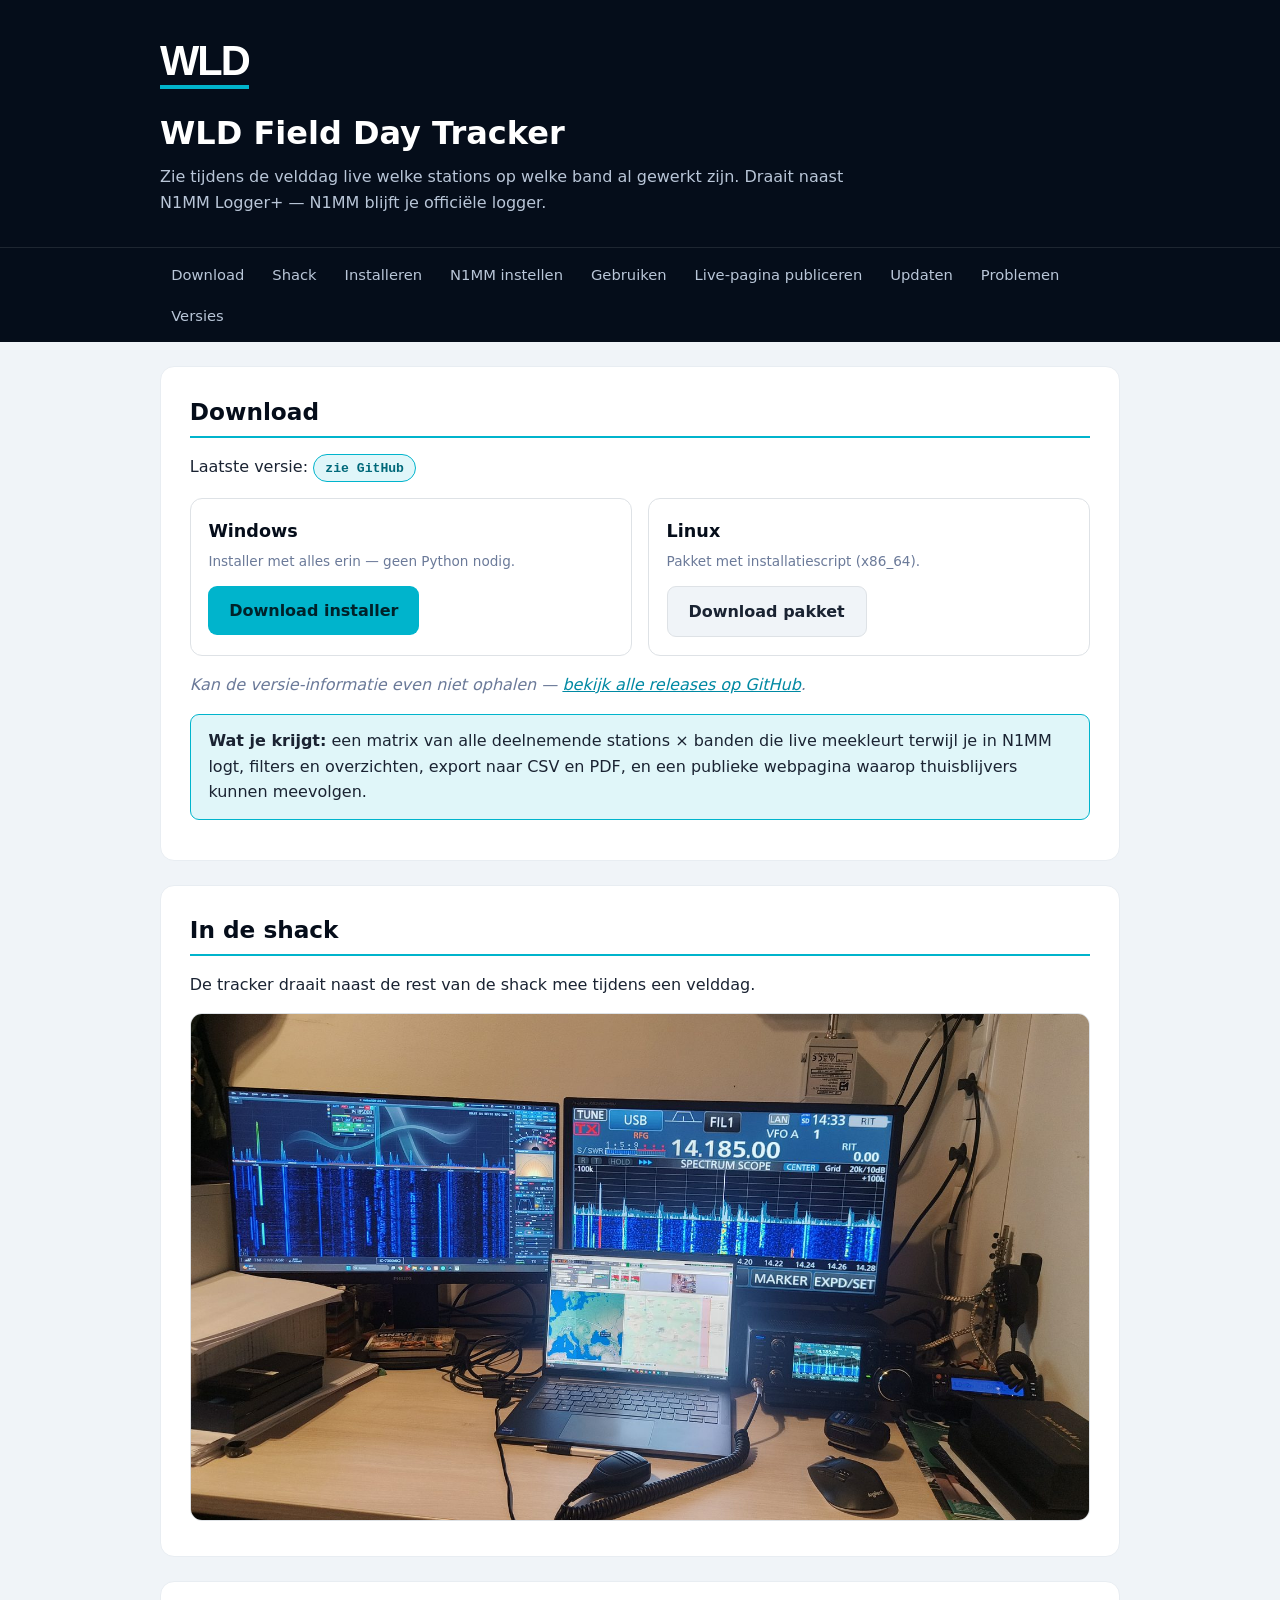
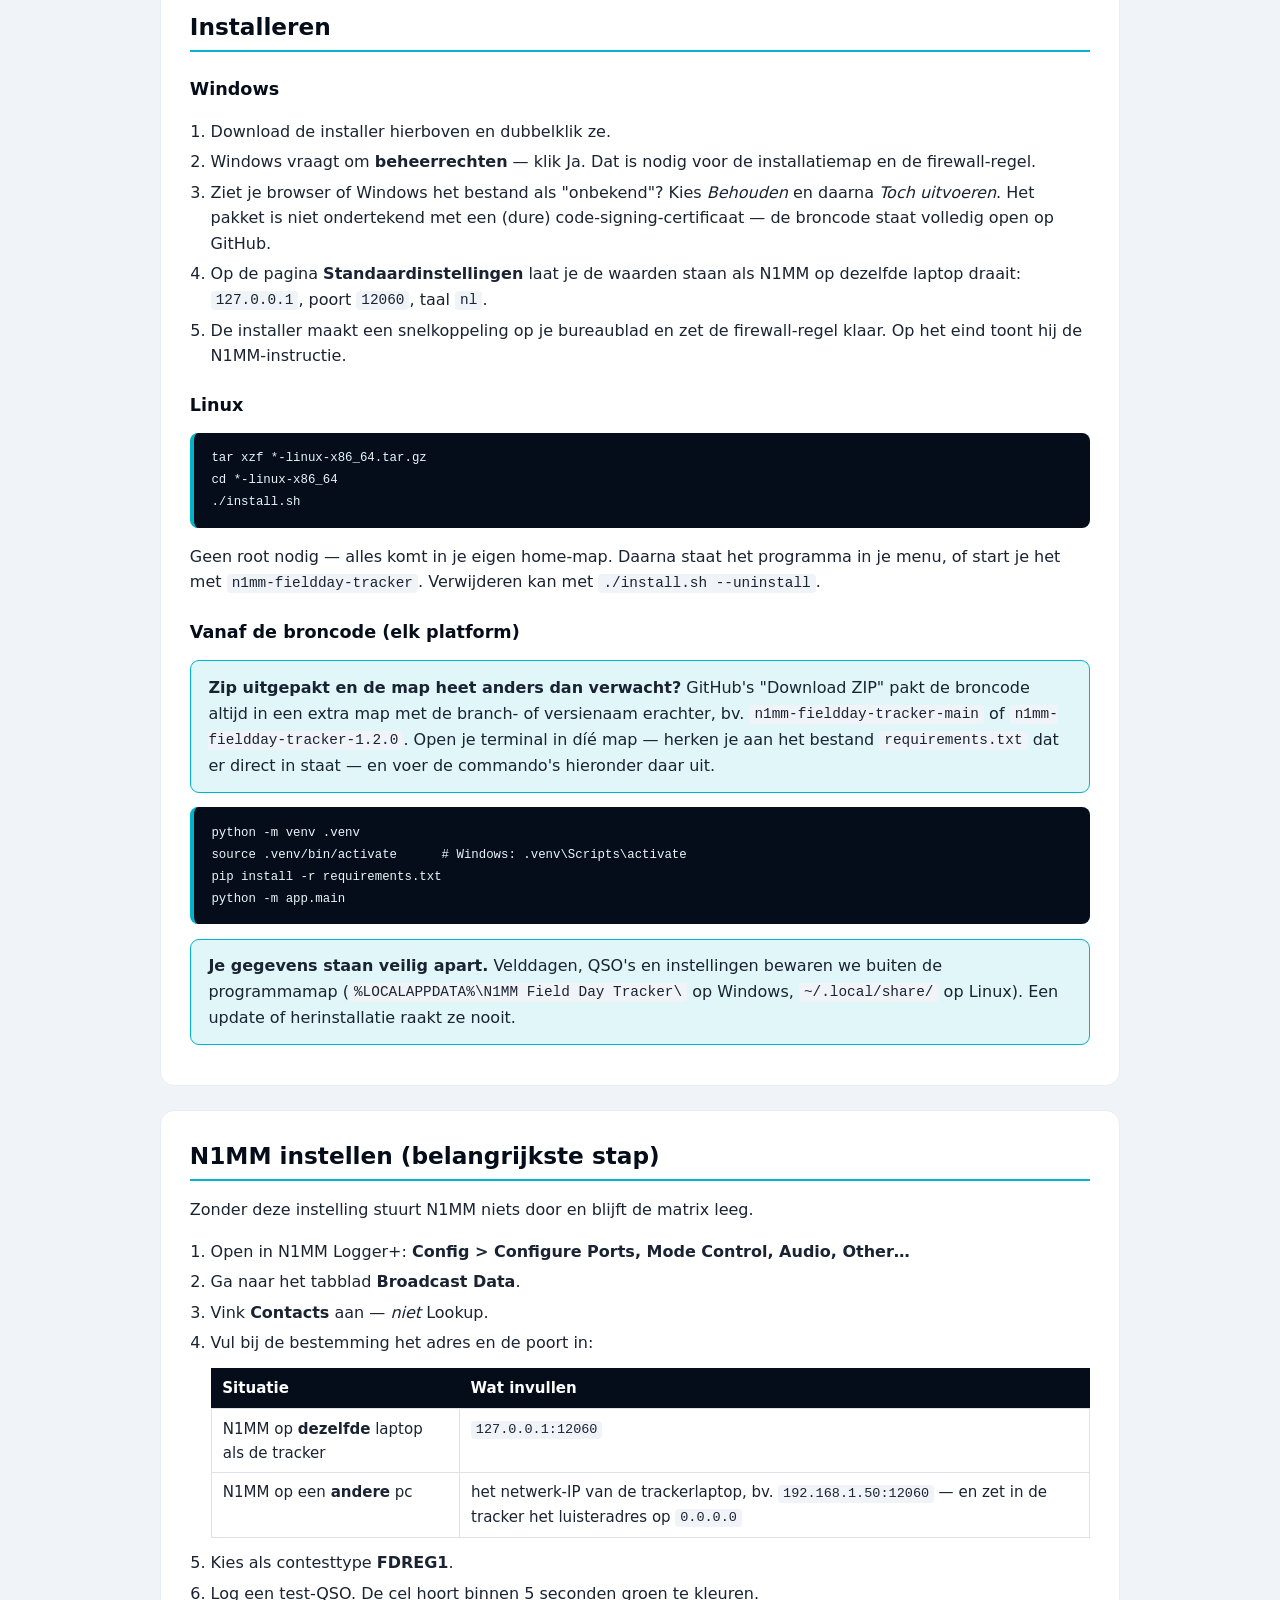
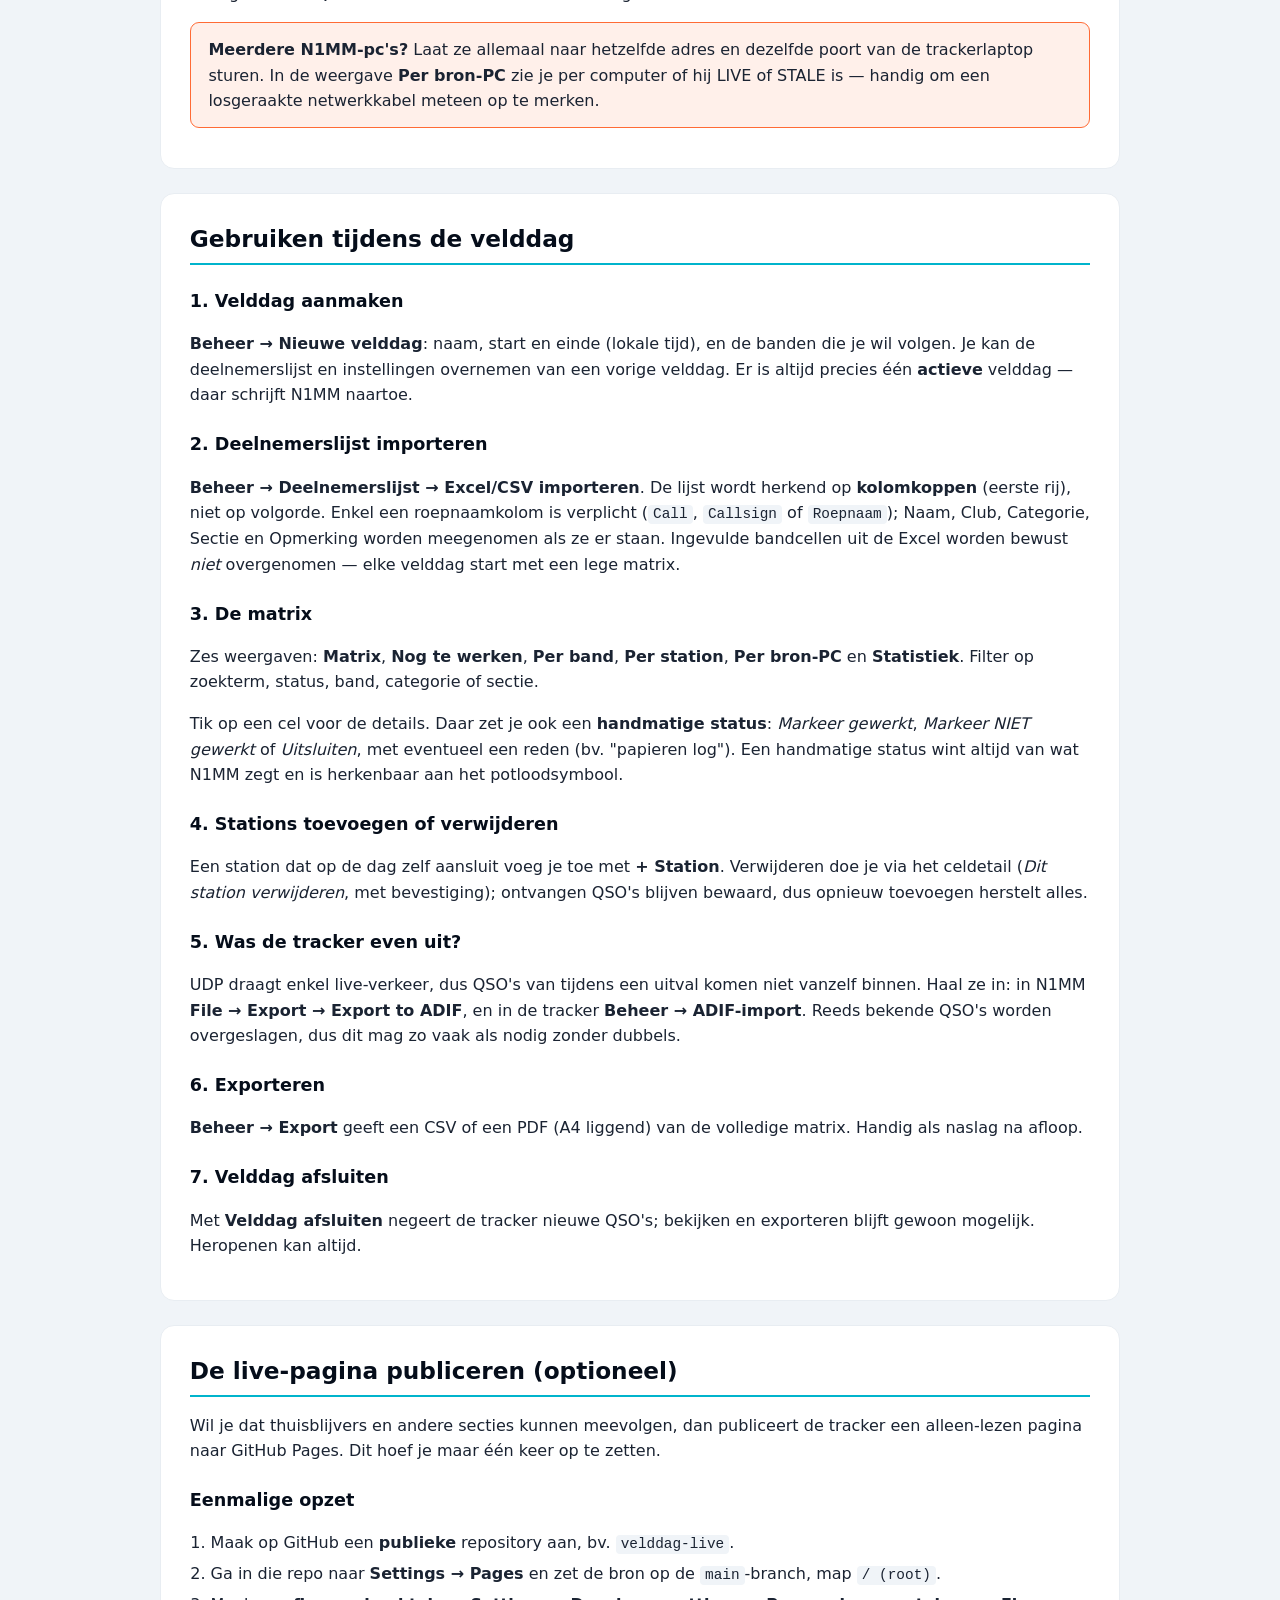
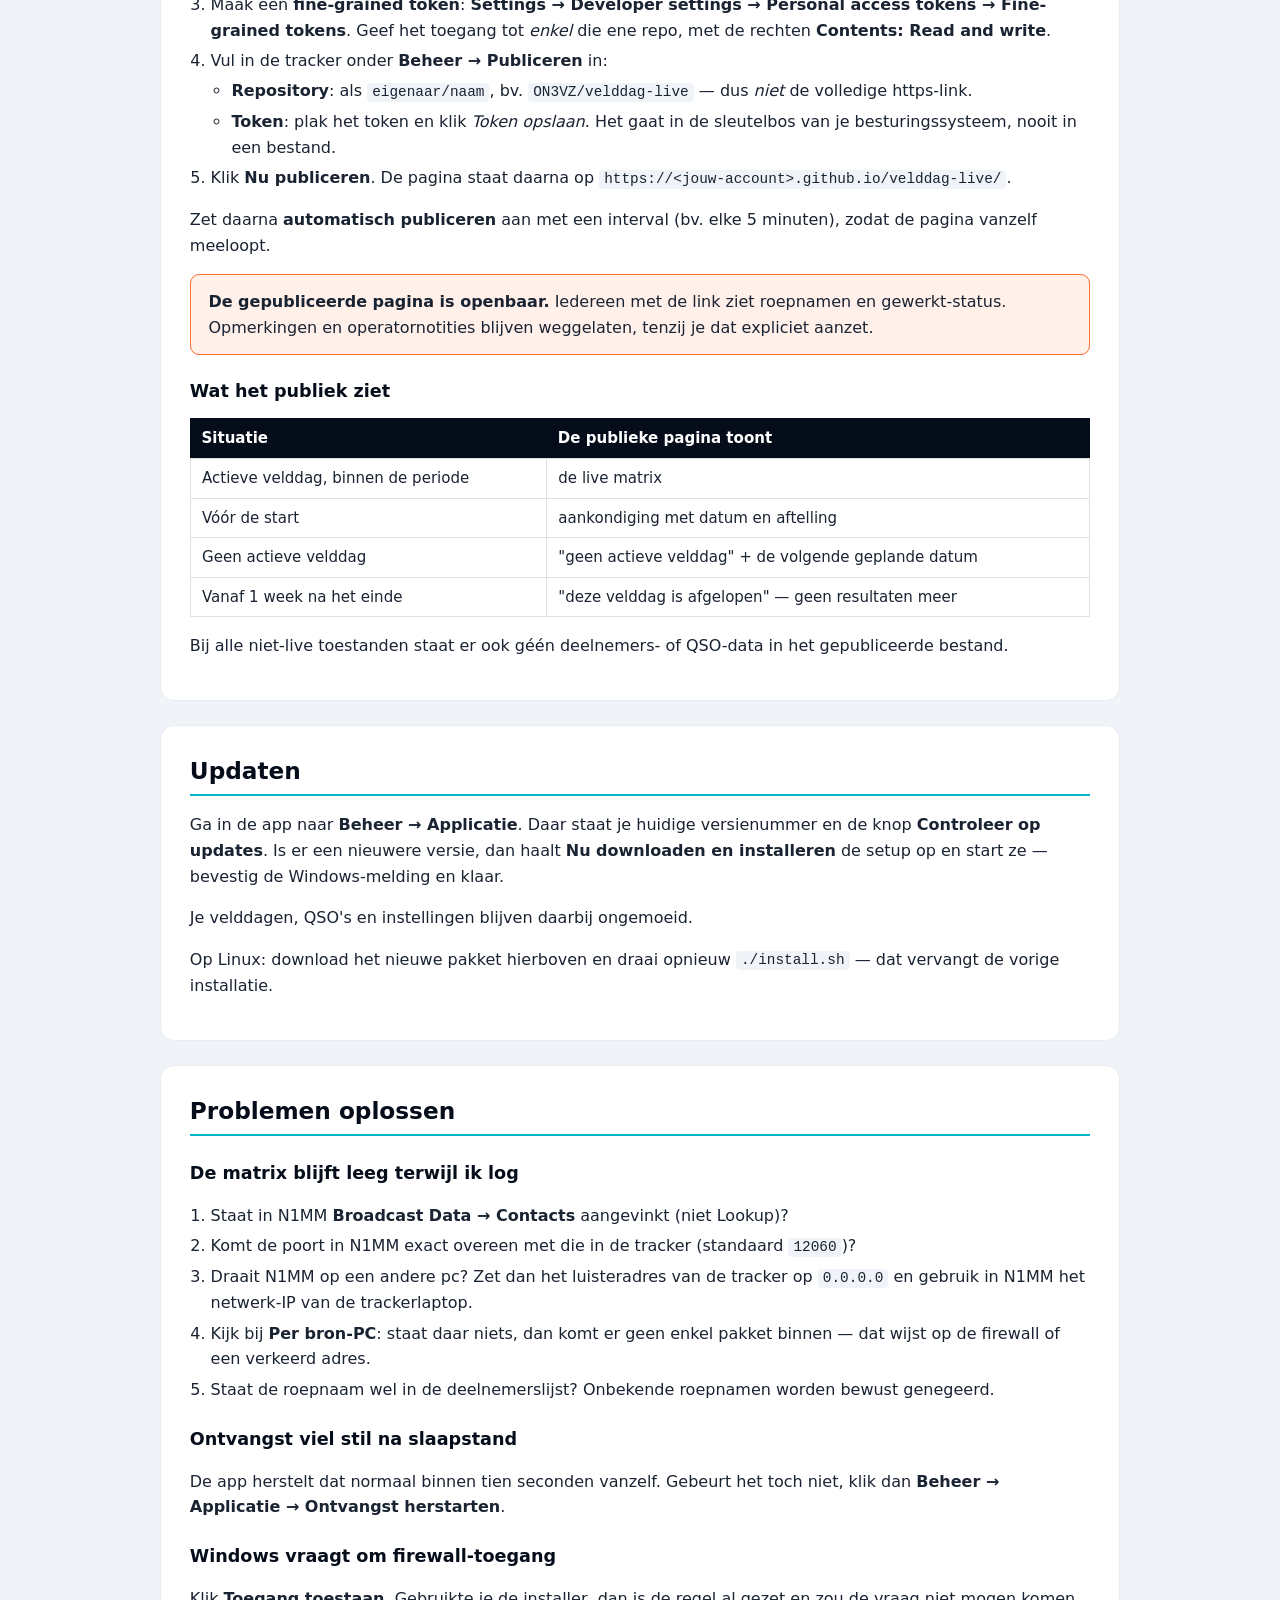
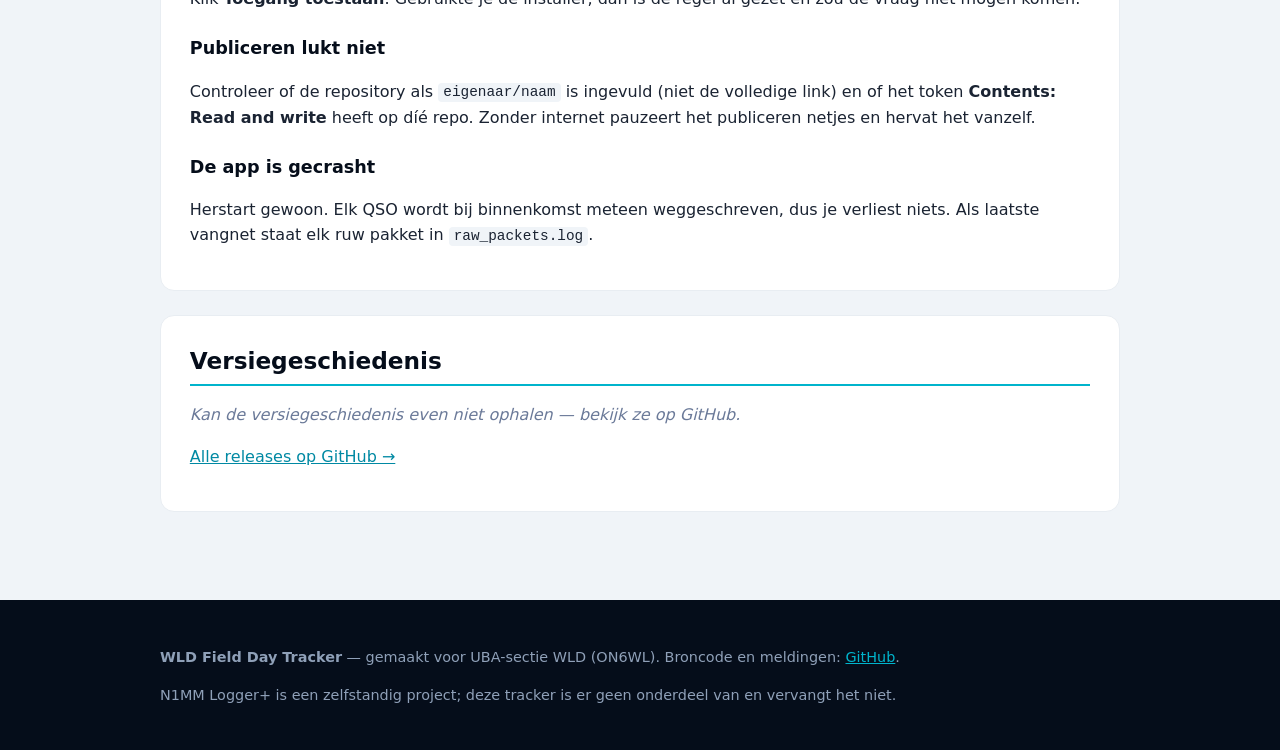
<file: docs/index.html>
<!DOCTYPE html>
<html lang="nl">
<head>
<meta charset="utf-8">
<meta name="viewport" content="width=device-width, initial-scale=1">
<title>WLD Field Day Tracker — download &amp; handleiding</title>
<meta name="description" content="Download de WLD Field Day Tracker: live matrix van gewerkte stations per band tijdens de velddag. Werkt samen met N1MM Logger+. Met installatie- en gebruikershandleiding.">
<style>
:root{
  --ink:#1A2332; --ink-soft:#6B7A99; --paper:#fff; --paper-soft:#F0F4F8;
  --chrome:#050D1A; --teal:#00B4CC; --teal-dim:rgba(0,180,204,.12);
  --line:#DEE2E6; --line-soft:#e8edf2; --ok:#22C55E; --warn:#FF6B35;
  --mono:'JetBrains Mono',ui-monospace,Consolas,monospace;
}
*{box-sizing:border-box}
body{margin:0;font-family:'Inter',system-ui,-apple-system,'Segoe UI',Arial,sans-serif;
  color:var(--ink);background:var(--paper-soft);line-height:1.6}
a{color:#0089a3}
header{background:var(--chrome);color:#fff;padding:2.5rem 1.25rem 2rem}
.wrap{max-width:60rem;margin:0 auto}
.logo{font-family:'Arial Black',Impact,sans-serif;font-weight:900;font-size:2.6rem;
  letter-spacing:-2px;border-bottom:4px solid var(--teal);display:inline-block;
  padding-bottom:.2rem;line-height:1}
header h1{font-size:2rem;margin:1.2rem 0 .3rem}
header p{color:#b9c6d8;margin:0;max-width:44rem}
nav{background:var(--chrome);border-top:1px solid rgba(255,255,255,.1);
  position:sticky;top:0;z-index:10;padding:.5rem 1.25rem}
nav .wrap{display:flex;gap:.35rem;flex-wrap:wrap}
nav a{color:#b9c6d8;text-decoration:none;padding:.4rem .7rem;border-radius:6px;font-size:.92rem}
nav a:hover{background:rgba(255,255,255,.1);color:#fff}
main{padding:0 1.25rem 4rem}
section{background:var(--paper);border:1px solid var(--line-soft);border-radius:14px;
  padding:1.6rem 1.8rem;margin:1.5rem auto;max-width:60rem}
h2{color:var(--chrome);font-size:1.45rem;margin:0 0 .8rem;
  border-bottom:2px solid var(--teal);padding-bottom:.35rem}
h3{color:var(--chrome);font-size:1.1rem;margin:1.4rem 0 .4rem}
code,.mono{font-family:var(--mono);background:var(--paper-soft);padding:.1em .35em;
  border-radius:4px;font-size:.9em}
pre{background:var(--chrome);color:#e8f6f9;padding:.9rem 1.1rem;border-radius:8px;
  border-left:4px solid var(--teal);overflow-x:auto;font-family:var(--mono);font-size:.86rem}
pre code{background:none;padding:0;color:inherit}
.btn{display:inline-block;background:var(--teal);color:#00222a;text-decoration:none;
  font-weight:700;padding:.75rem 1.3rem;border-radius:9px;border:none;font-size:1rem}
.btn:hover{filter:brightness(1.08)}
.btn.alt{background:var(--paper-soft);color:var(--ink);border:1px solid var(--line)}
.dl-grid{display:grid;grid-template-columns:repeat(auto-fit,minmax(15rem,1fr));gap:1rem;margin:1rem 0}
.dl-card{border:1px solid var(--line);border-radius:12px;padding:1.1rem;background:var(--paper)}
.dl-card h3{margin:0 0 .3rem}
.dl-card .meta{color:var(--ink-soft);font-size:.85rem;margin:.4rem 0 .8rem}
.badge{display:inline-block;background:var(--teal-dim);color:#00697a;border:1px solid var(--teal);
  border-radius:999px;padding:.15rem .7rem;font-size:.82rem;font-weight:600;font-family:var(--mono)}
.note{background:var(--teal-dim);border:1px solid var(--teal);border-radius:9px;padding:.85rem 1.1rem;margin:.9rem 0}
.warn{background:rgba(255,107,53,.1);border:1px solid var(--warn);border-radius:9px;padding:.85rem 1.1rem;margin:.9rem 0}
ol,ul{padding-left:1.3rem}
li{margin:.3rem 0}
table{border-collapse:collapse;width:100%;margin:.8rem 0;font-size:.94rem}
th{background:var(--chrome);color:#fff;text-align:left;padding:.5rem .7rem}
td{border:1px solid var(--line);padding:.45rem .7rem;vertical-align:top}
.rel{border-left:3px solid var(--teal);padding:.2rem 0 .2rem 1rem;margin:1rem 0}
.rel h4{margin:0;font-family:var(--mono);font-size:1rem}
.rel .date{color:var(--ink-soft);font-size:.85rem}
.rel .body{white-space:pre-wrap;font-size:.92rem;color:#3a465c;margin-top:.4rem}
footer{background:var(--chrome);color:#8fa0b8;padding:2rem 1.25rem;font-size:.9rem}
footer a{color:var(--teal)}
.loading{color:var(--ink-soft);font-style:italic}
@media(max-width:700px){.logo{font-size:2rem}header h1{font-size:1.5rem}section{padding:1.2rem}}
</style>
</head>
<body>

<header>
  <div class="wrap">
    <div class="logo">WLD</div>
    <h1>WLD Field Day Tracker</h1>
    <p>Zie tijdens de velddag live welke stations op welke band al gewerkt zijn.
       Draait naast N1MM Logger+ — N1MM blijft je officiële logger.</p>
  </div>
</header>

<nav><div class="wrap">
  <a href="#download">Download</a>
  <a href="#trailer">Shack</a>
  <a href="#installeren">Installeren</a>
  <a href="#n1mm">N1MM instellen</a>
  <a href="#gebruik">Gebruiken</a>
  <a href="#publiceren">Live-pagina publiceren</a>
  <a href="#updaten">Updaten</a>
  <a href="#problemen">Problemen</a>
  <a href="#versies">Versies</a>
</div></nav>

<main>

<!-- ============================================================ DOWNLOAD -->
<section id="download">
  <h2>Download</h2>
  <p>Laatste versie: <span class="badge" id="latest-version">laden…</span>
     <span class="meta" id="latest-date"></span></p>

  <div class="dl-grid">
    <div class="dl-card">
      <h3>Windows</h3>
      <div class="meta" id="win-meta">Installer met alles erin — geen Python nodig.</div>
      <a class="btn" id="win-dl" href="#">Download installer</a>
    </div>
    <div class="dl-card">
      <h3>Linux</h3>
      <div class="meta" id="lin-meta">Pakket met installatiescript (x86_64).</div>
      <a class="btn alt" id="lin-dl" href="#">Download pakket</a>
    </div>
  </div>

  <p class="loading" id="dl-fallback" hidden>
    Kan de versie-informatie even niet ophalen —
    <a id="releases-link" href="#">bekijk alle releases op GitHub</a>.
  </p>

  <div class="note">
    <b>Wat je krijgt:</b> een matrix van alle deelnemende stations × banden die
    live meekleurt terwijl je in N1MM logt, filters en overzichten, export naar
    CSV en PDF, en een publieke webpagina waarop thuisblijvers kunnen meevolgen.
  </div>
</section>

<!-- ============================================================= TRAILER -->
<section id="trailer">
  <h2>In de shack</h2>
  <p>De tracker draait naast de rest van de shack mee tijdens een velddag.</p>

  <style>
    .photo-wrap{position:relative;border-radius:12px;overflow:hidden;
      border:1px solid var(--line);margin:1rem 0 .6rem}
    .photo-wrap img{display:block;width:100%;height:auto}
  </style>

  <div class="photo-wrap">
    <img src="shack.jpg" alt="De shack van ON3VZ: HF-transceiver met spectrum-display, SDR-waterval op een extern scherm en de logging-laptop ertussen.">
  </div>
</section>

<!-- ========================================================== INSTALLEREN -->
<section id="installeren">
  <h2>Installeren</h2>

  <h3>Windows</h3>
  <ol>
    <li>Download de installer hierboven en dubbelklik ze.</li>
    <li>Windows vraagt om <b>beheerrechten</b> — klik Ja. Dat is nodig voor de
        installatiemap en de firewall-regel.</li>
    <li>Ziet je browser of Windows het bestand als "onbekend"? Kies
        <i>Behouden</i> en daarna <i>Toch uitvoeren</i>. Het pakket is niet
        ondertekend met een (dure) code-signing-certificaat — de broncode staat
        volledig open op GitHub.</li>
    <li>Op de pagina <b>Standaardinstellingen</b> laat je de waarden staan als
        N1MM op dezelfde laptop draait:
        <code>127.0.0.1</code>, poort <code>12060</code>, taal <code>nl</code>.</li>
    <li>De installer maakt een snelkoppeling op je bureaublad en zet de
        firewall-regel klaar. Op het eind toont hij de N1MM-instructie.</li>
  </ol>

  <h3>Linux</h3>
  <pre><code>tar xzf *-linux-x86_64.tar.gz
cd *-linux-x86_64
./install.sh</code></pre>
  <p>Geen root nodig — alles komt in je eigen home-map. Daarna staat het
     programma in je menu, of start je het met
     <code>n1mm-fieldday-tracker</code>. Verwijderen kan met
     <code>./install.sh --uninstall</code>.</p>

  <h3>Vanaf de broncode (elk platform)</h3>
  <div class="note">
    <b>Zip uitgepakt en de map heet anders dan verwacht?</b> GitHub's
    "Download ZIP" pakt de broncode altijd in een extra map met de
    branch- of versienaam erachter, bv.
    <code>n1mm-fieldday-tracker-main</code> of
    <code>n1mm-fieldday-tracker-1.2.0</code>. Open je terminal in díé map —
    herken je aan het bestand <code>requirements.txt</code> dat er direct in
    staat — en voer de commando's hieronder daar uit.
  </div>
  <pre><code>python -m venv .venv
source .venv/bin/activate      # Windows: .venv\Scripts\activate
pip install -r requirements.txt
python -m app.main</code></pre>

  <div class="note">
    <b>Je gegevens staan veilig apart.</b> Velddagen, QSO's en instellingen
    bewaren we buiten de programmamap
    (<code>%LOCALAPPDATA%\N1MM Field Day Tracker\</code> op Windows,
    <code>~/.local/share/</code> op Linux). Een update of herinstallatie raakt
    ze nooit.
  </div>
</section>

<!-- ================================================================ N1MM -->
<section id="n1mm">
  <h2>N1MM instellen (belangrijkste stap)</h2>
  <p>Zonder deze instelling stuurt N1MM niets door en blijft de matrix leeg.</p>
  <ol>
    <li>Open in N1MM Logger+:
        <b>Config &gt; Configure Ports, Mode Control, Audio, Other…</b></li>
    <li>Ga naar het tabblad <b>Broadcast Data</b>.</li>
    <li>Vink <b>Contacts</b> aan — <i>niet</i> Lookup.</li>
    <li>Vul bij de bestemming het adres en de poort in:
      <table>
        <tr><th>Situatie</th><th>Wat invullen</th></tr>
        <tr><td>N1MM op <b>dezelfde</b> laptop als de tracker</td>
            <td><code>127.0.0.1:12060</code></td></tr>
        <tr><td>N1MM op een <b>andere</b> pc</td>
            <td>het netwerk-IP van de trackerlaptop, bv.
                <code>192.168.1.50:12060</code> — en zet in de tracker het
                luisteradres op <code>0.0.0.0</code></td></tr>
      </table>
    </li>
    <li>Kies als contesttype <b>FDREG1</b>.</li>
    <li>Log een test-QSO. De cel hoort binnen 5 seconden groen te kleuren.</li>
  </ol>
  <div class="warn">
    <b>Meerdere N1MM-pc's?</b> Laat ze allemaal naar hetzelfde adres en
    dezelfde poort van de trackerlaptop sturen. In de weergave
    <b>Per bron-PC</b> zie je per computer of hij LIVE of STALE is — handig om
    een losgeraakte netwerkkabel meteen op te merken.
  </div>
</section>

<!-- ============================================================= GEBRUIK -->
<section id="gebruik">
  <h2>Gebruiken tijdens de velddag</h2>

  <h3>1. Velddag aanmaken</h3>
  <p><b>Beheer → Nieuwe velddag</b>: naam, start en einde (lokale tijd), en de
     banden die je wil volgen. Je kan de deelnemerslijst en instellingen
     overnemen van een vorige velddag. Er is altijd precies één
     <b>actieve</b> velddag — daar schrijft N1MM naartoe.</p>

  <h3>2. Deelnemerslijst importeren</h3>
  <p><b>Beheer → Deelnemerslijst → Excel/CSV importeren</b>. De lijst wordt
     herkend op <b>kolomkoppen</b> (eerste rij), niet op volgorde. Enkel een
     roepnaamkolom is verplicht (<code>Call</code>, <code>Callsign</code> of
     <code>Roepnaam</code>); Naam, Club, Categorie, Sectie en Opmerking worden
     meegenomen als ze er staan. Ingevulde bandcellen uit de Excel worden
     bewust <i>niet</i> overgenomen — elke velddag start met een lege matrix.</p>

  <h3>3. De matrix</h3>
  <p>Zes weergaven: <b>Matrix</b>, <b>Nog te werken</b>, <b>Per band</b>,
     <b>Per station</b>, <b>Per bron-PC</b> en <b>Statistiek</b>. Filter op
     zoekterm, status, band, categorie of sectie.</p>
  <p>Tik op een cel voor de details. Daar zet je ook een <b>handmatige
     status</b>: <i>Markeer gewerkt</i>, <i>Markeer NIET gewerkt</i> of
     <i>Uitsluiten</i>, met eventueel een reden (bv. "papieren log"). Een
     handmatige status wint altijd van wat N1MM zegt en is herkenbaar aan het
     potloodsymbool.</p>

  <h3>4. Stations toevoegen of verwijderen</h3>
  <p>Een station dat op de dag zelf aansluit voeg je toe met <b>+ Station</b>.
     Verwijderen doe je via het celdetail (<i>Dit station verwijderen</i>, met
     bevestiging); ontvangen QSO's blijven bewaard, dus opnieuw toevoegen
     herstelt alles.</p>

  <h3>5. Was de tracker even uit?</h3>
  <p>UDP draagt enkel live-verkeer, dus QSO's van tijdens een uitval komen niet
     vanzelf binnen. Haal ze in: in N1MM <b>File → Export → Export to ADIF</b>,
     en in de tracker <b>Beheer → ADIF-import</b>. Reeds bekende QSO's worden
     overgeslagen, dus dit mag zo vaak als nodig zonder dubbels.</p>

  <h3>6. Exporteren</h3>
  <p><b>Beheer → Export</b> geeft een CSV of een PDF (A4 liggend) van de
     volledige matrix. Handig als naslag na afloop.</p>

  <h3>7. Velddag afsluiten</h3>
  <p>Met <b>Velddag afsluiten</b> negeert de tracker nieuwe QSO's; bekijken en
     exporteren blijft gewoon mogelijk. Heropenen kan altijd.</p>
</section>

<!-- ========================================================== PUBLICEREN -->
<section id="publiceren">
  <h2>De live-pagina publiceren (optioneel)</h2>
  <p>Wil je dat thuisblijvers en andere secties kunnen meevolgen, dan publiceert
     de tracker een alleen-lezen pagina naar GitHub Pages. Dit hoef je maar
     één keer op te zetten.</p>

  <h3>Eenmalige opzet</h3>
  <ol>
    <li>Maak op GitHub een <b>publieke</b> repository aan, bv.
        <code>velddag-live</code>.</li>
    <li>Ga in die repo naar <b>Settings → Pages</b> en zet de bron op de
        <code>main</code>-branch, map <code>/ (root)</code>.</li>
    <li>Maak een <b>fine-grained token</b>:
        <b>Settings → Developer settings → Personal access tokens →
        Fine-grained tokens</b>. Geef het toegang tot <i>enkel</i> die ene repo,
        met de rechten <b>Contents: Read and write</b>.</li>
    <li>Vul in de tracker onder <b>Beheer → Publiceren</b> in:
      <ul>
        <li><b>Repository</b>: als <code>eigenaar/naam</code>, bv.
            <code>ON3VZ/velddag-live</code> — dus <i>niet</i> de volledige
            https-link.</li>
        <li><b>Token</b>: plak het token en klik <i>Token opslaan</i>. Het gaat
            in de sleutelbos van je besturingssysteem, nooit in een bestand.</li>
      </ul>
    </li>
    <li>Klik <b>Nu publiceren</b>. De pagina staat daarna op
        <code>https://&lt;jouw-account&gt;.github.io/velddag-live/</code>.</li>
  </ol>
  <p>Zet daarna <b>automatisch publiceren</b> aan met een interval (bv. elke
     5 minuten), zodat de pagina vanzelf meeloopt.</p>

  <div class="warn">
    <b>De gepubliceerde pagina is openbaar.</b> Iedereen met de link ziet
    roepnamen en gewerkt-status. Opmerkingen en operatornotities blijven
    weggelaten, tenzij je dat expliciet aanzet.
  </div>

  <h3>Wat het publiek ziet</h3>
  <table>
    <tr><th>Situatie</th><th>De publieke pagina toont</th></tr>
    <tr><td>Actieve velddag, binnen de periode</td><td>de live matrix</td></tr>
    <tr><td>Vóór de start</td><td>aankondiging met datum en aftelling</td></tr>
    <tr><td>Geen actieve velddag</td><td>"geen actieve velddag" + de volgende geplande datum</td></tr>
    <tr><td>Vanaf 1 week na het einde</td><td>"deze velddag is afgelopen" — geen resultaten meer</td></tr>
  </table>
  <p>Bij alle niet-live toestanden staat er ook géén deelnemers- of QSO-data in
     het gepubliceerde bestand.</p>
</section>

<!-- ============================================================= UPDATEN -->
<section id="updaten">
  <h2>Updaten</h2>
  <p>Ga in de app naar <b>Beheer → Applicatie</b>. Daar staat je huidige
     versienummer en de knop <b>Controleer op updates</b>. Is er een nieuwere
     versie, dan haalt <b>Nu downloaden en installeren</b> de setup op en start
     ze — bevestig de Windows-melding en klaar.</p>
  <p>Je velddagen, QSO's en instellingen blijven daarbij ongemoeid.</p>
  <p>Op Linux: download het nieuwe pakket hierboven en draai opnieuw
     <code>./install.sh</code> — dat vervangt de vorige installatie.</p>
</section>

<!-- ============================================================ PROBLEMEN -->
<section id="problemen">
  <h2>Problemen oplossen</h2>

  <h3>De matrix blijft leeg terwijl ik log</h3>
  <ol>
    <li>Staat in N1MM <b>Broadcast Data → Contacts</b> aangevinkt (niet Lookup)?</li>
    <li>Komt de poort in N1MM exact overeen met die in de tracker (standaard
        <code>12060</code>)?</li>
    <li>Draait N1MM op een andere pc? Zet dan het luisteradres van de tracker op
        <code>0.0.0.0</code> en gebruik in N1MM het netwerk-IP van de
        trackerlaptop.</li>
    <li>Kijk bij <b>Per bron-PC</b>: staat daar niets, dan komt er geen enkel
        pakket binnen — dat wijst op de firewall of een verkeerd adres.</li>
    <li>Staat de roepnaam wel in de deelnemerslijst? Onbekende roepnamen worden
        bewust genegeerd.</li>
  </ol>

  <h3>Ontvangst viel stil na slaapstand</h3>
  <p>De app herstelt dat normaal binnen tien seconden vanzelf. Gebeurt het toch
     niet, klik dan <b>Beheer → Applicatie → Ontvangst herstarten</b>.</p>

  <h3>Windows vraagt om firewall-toegang</h3>
  <p>Klik <b>Toegang toestaan</b>. Gebruikte je de installer, dan is de regel al
     gezet en zou de vraag niet mogen komen.</p>

  <h3>Publiceren lukt niet</h3>
  <p>Controleer of de repository als <code>eigenaar/naam</code> is ingevuld (niet
     de volledige link) en of het token <b>Contents: Read and write</b> heeft op
     díé repo. Zonder internet pauzeert het publiceren netjes en hervat het
     vanzelf.</p>

  <h3>De app is gecrasht</h3>
  <p>Herstart gewoon. Elk QSO wordt bij binnenkomst meteen weggeschreven, dus je
     verliest niets. Als laatste vangnet staat elk ruw pakket in
     <code>raw_packets.log</code>.</p>
</section>

<!-- ============================================================= VERSIES -->
<section id="versies">
  <h2>Versiegeschiedenis</h2>
  <p class="loading" id="rel-loading">Releases ophalen…</p>
  <div id="releases"></div>
  <p><a id="all-releases" href="#">Alle releases op GitHub →</a></p>
</section>

</main>

<footer><div class="wrap">
  <p><b>WLD Field Day Tracker</b> — gemaakt voor UBA-sectie WLD (ON6WL).
     Broncode en meldingen: <a id="repo-link" href="#">GitHub</a>.</p>
  <p>N1MM Logger+ is een zelfstandig project; deze tracker is er geen onderdeel
     van en vervangt het niet.</p>
</div></footer>

<script>
(function () {
  "use strict";
  var REPO = "ON3VZ/n1mm-fieldday-tracker";
  var API = "https://api.github.com/repos/" + REPO;
  var WEB = "https://github.com/" + REPO;

  document.getElementById("repo-link").href = WEB;
  document.getElementById("all-releases").href = WEB + "/releases";
  document.getElementById("releases-link").href = WEB + "/releases";
  // Werkende standaardlinks, ook als de API niet antwoordt.
  document.getElementById("win-dl").href = WEB + "/releases/latest";
  document.getElementById("lin-dl").href = WEB + "/releases/latest";

  function fmtSize(bytes) {
    if (!bytes) return "";
    return (bytes / 1048576).toFixed(1) + " MB";
  }
  function fmtDate(iso) {
    if (!iso) return "";
    try {
      return new Date(iso).toLocaleDateString("nl-BE",
        { year: "numeric", month: "long", day: "numeric" });
    } catch (e) { return iso.slice(0, 10); }
  }

  // ---- laatste versie + directe downloadlinks ----
  fetch(API + "/releases/latest")
    .then(function (r) { if (!r.ok) throw new Error("http " + r.status); return r.json(); })
    .then(function (rel) {
      document.getElementById("latest-version").textContent = rel.tag_name || "?";
      document.getElementById("latest-date").textContent =
        rel.published_at ? " — uitgebracht op " + fmtDate(rel.published_at) : "";

      (rel.assets || []).forEach(function (asset) {
        var name = (asset.name || "").toLowerCase();
        if (name.indexOf(".exe") !== -1) {
          document.getElementById("win-dl").href = asset.browser_download_url;
          document.getElementById("win-meta").textContent =
            "Installer met alles erin — geen Python nodig. " + fmtSize(asset.size);
        } else if (name.indexOf(".tar.gz") !== -1) {
          document.getElementById("lin-dl").href = asset.browser_download_url;
          document.getElementById("lin-meta").textContent =
            "Pakket met installatiescript (x86_64). " + fmtSize(asset.size);
        }
      });
    })
    .catch(function () {
      document.getElementById("latest-version").textContent = "zie GitHub";
      document.getElementById("dl-fallback").hidden = false;
    });

  // ---- versiegeschiedenis ----
  fetch(API + "/releases?per_page=10")
    .then(function (r) { if (!r.ok) throw new Error("http " + r.status); return r.json(); })
    .then(function (list) {
      var box = document.getElementById("releases");
      document.getElementById("rel-loading").hidden = true;
      if (!list.length) { box.textContent = "Nog geen releases gepubliceerd."; return; }
      list.forEach(function (rel) {
        var div = document.createElement("div");
        div.className = "rel";
        var h = document.createElement("h4");
        var a = document.createElement("a");
        a.href = rel.html_url; a.textContent = rel.tag_name || rel.name || "release";
        h.appendChild(a);
        var d = document.createElement("div");
        d.className = "date"; d.textContent = fmtDate(rel.published_at);
        div.appendChild(h); div.appendChild(d);
        if (rel.body && rel.body.trim()) {
          var b = document.createElement("div");
          b.className = "body";
          b.textContent = rel.body.trim().slice(0, 700);
          div.appendChild(b);
        }
        box.appendChild(div);
      });
    })
    .catch(function () {
      document.getElementById("rel-loading").textContent =
        "Kan de versiegeschiedenis even niet ophalen — bekijk ze op GitHub.";
    });
})();
</script>
</body>
</html>
</file>
